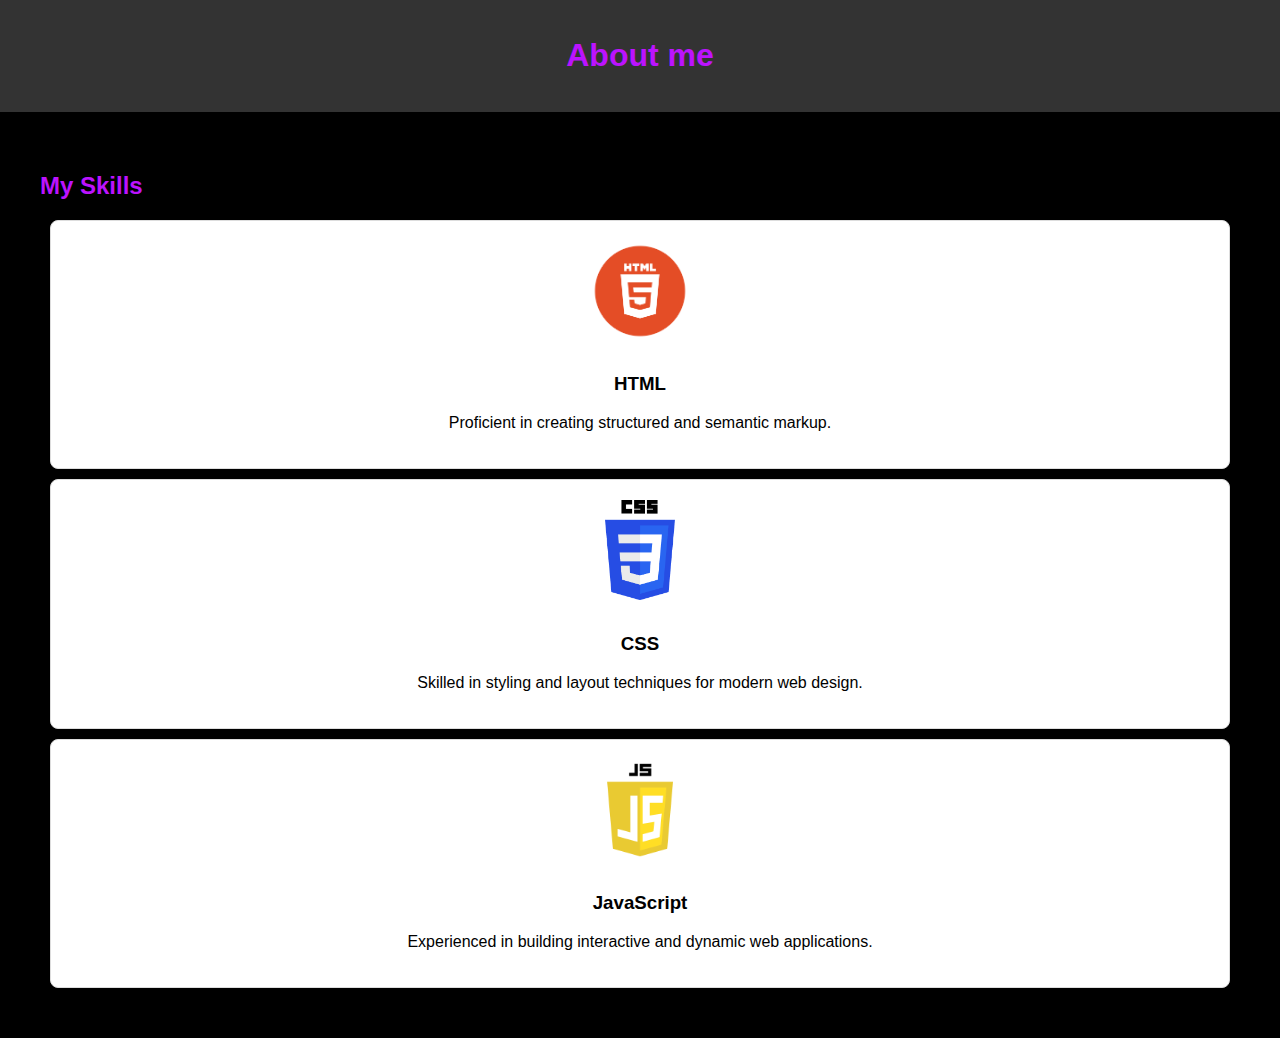
<file: Portfolio/about.html>
<!DOCTYPE html>
<html lang="en">

<head>
    <meta charset="UTF-8">
    <meta name="viewport" content="width=device-width, initial-scale=1.0">
    <title>My skills</title>
    <style>
        body {
            font-family: 'Arial', sans-serif;
            margin: 0;
            padding: 0;
            background-color: #000000;
        }

        header {
            background-color: #333;
            color: #fff;
            text-align: center;
            padding: 1em 0;
        }

        nav {
            background-color: #444;
            overflow: hidden;
        }

        nav a {
            float: left;
            display: block;
            color: white;
            text-align: center;
            padding: 14px 16px;
            text-decoration: none;
        }

        nav a:hover {
            background-color: #ddd;
            color: black;
        }

        section {
            padding: 20px;
            margin: 20px;
            background-color: black;
            border-radius: 8px;
            box-shadow: 0 4px 8px rgba(0, 0, 0, 0.1);
        }

        h1,
        h2 {
            color: #BC13FE;
        }

        .skill-card {
            border: 1px solid #ddd;
            border-radius: 8px;
            padding: 20px;
            margin: 10px;
            text-align: center;
            background-color: #fff;
        }

        .skill-card img {
            max-width: 100px;
            max-height: 100px;
            margin-bottom: 10px;
        }

        .skill-card:hover{
            background-color: #BC13FE;
        }
    </style>
</head>

<body>
    <header>
        <h1>About me</h1>
    </header>

    <section>
        <h2>My Skills</h2>

        <div class="skill-card">
            <img src="html.png" alt="HTML Icon">
            <h3>HTML</h3>
            <p>Proficient in creating structured and semantic markup.</p>
        </div>

        <div class="skill-card">
            <img src="css.png" alt="CSS Icon">
            <h3>CSS</h3>
            <p>Skilled in styling and layout techniques for modern web design.</p>
        </div>

        <div class="skill-card">
            <img src="js.png" alt="JavaScript Icon">
            <h3>JavaScript</h3>
            <p>Experienced in building interactive and dynamic web applications.</p>
        </div>

    </section>

</body>

</html>
</file>
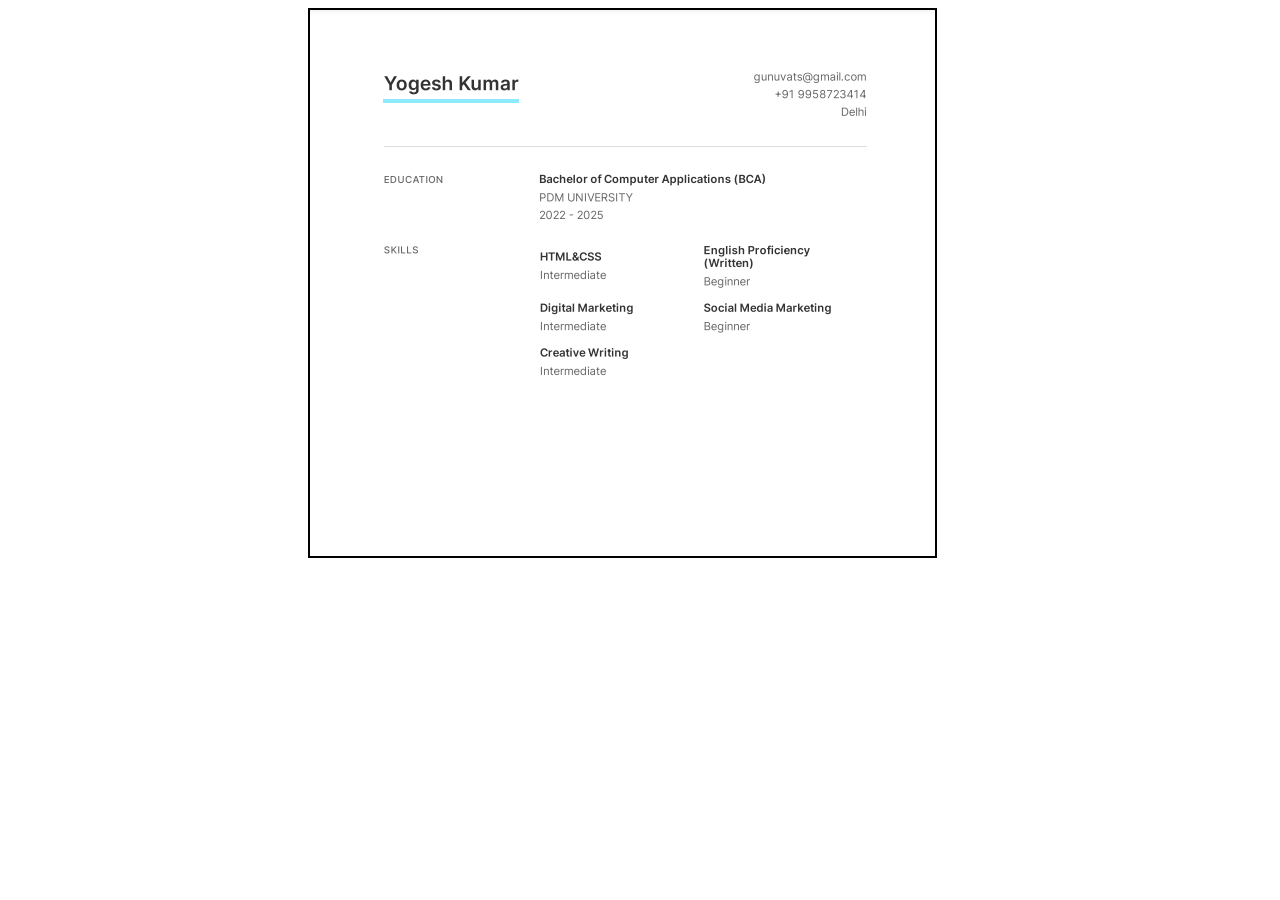
<file: Portfolio/CV.html>
<!DOCTYPE html>
<html lang="en">
<head>
    <meta charset="UTF-8">
    <meta name="viewport" content="width=device-width, initial-scale=1.0">
    <title>CV</title>
    <style>
        img{
            margin-left: 300px;
            border: 2px solid black;
        }
    </style>
</head>
<body>
    <img src="cv1.PNG" alt="">
</body>
</html>
</file>
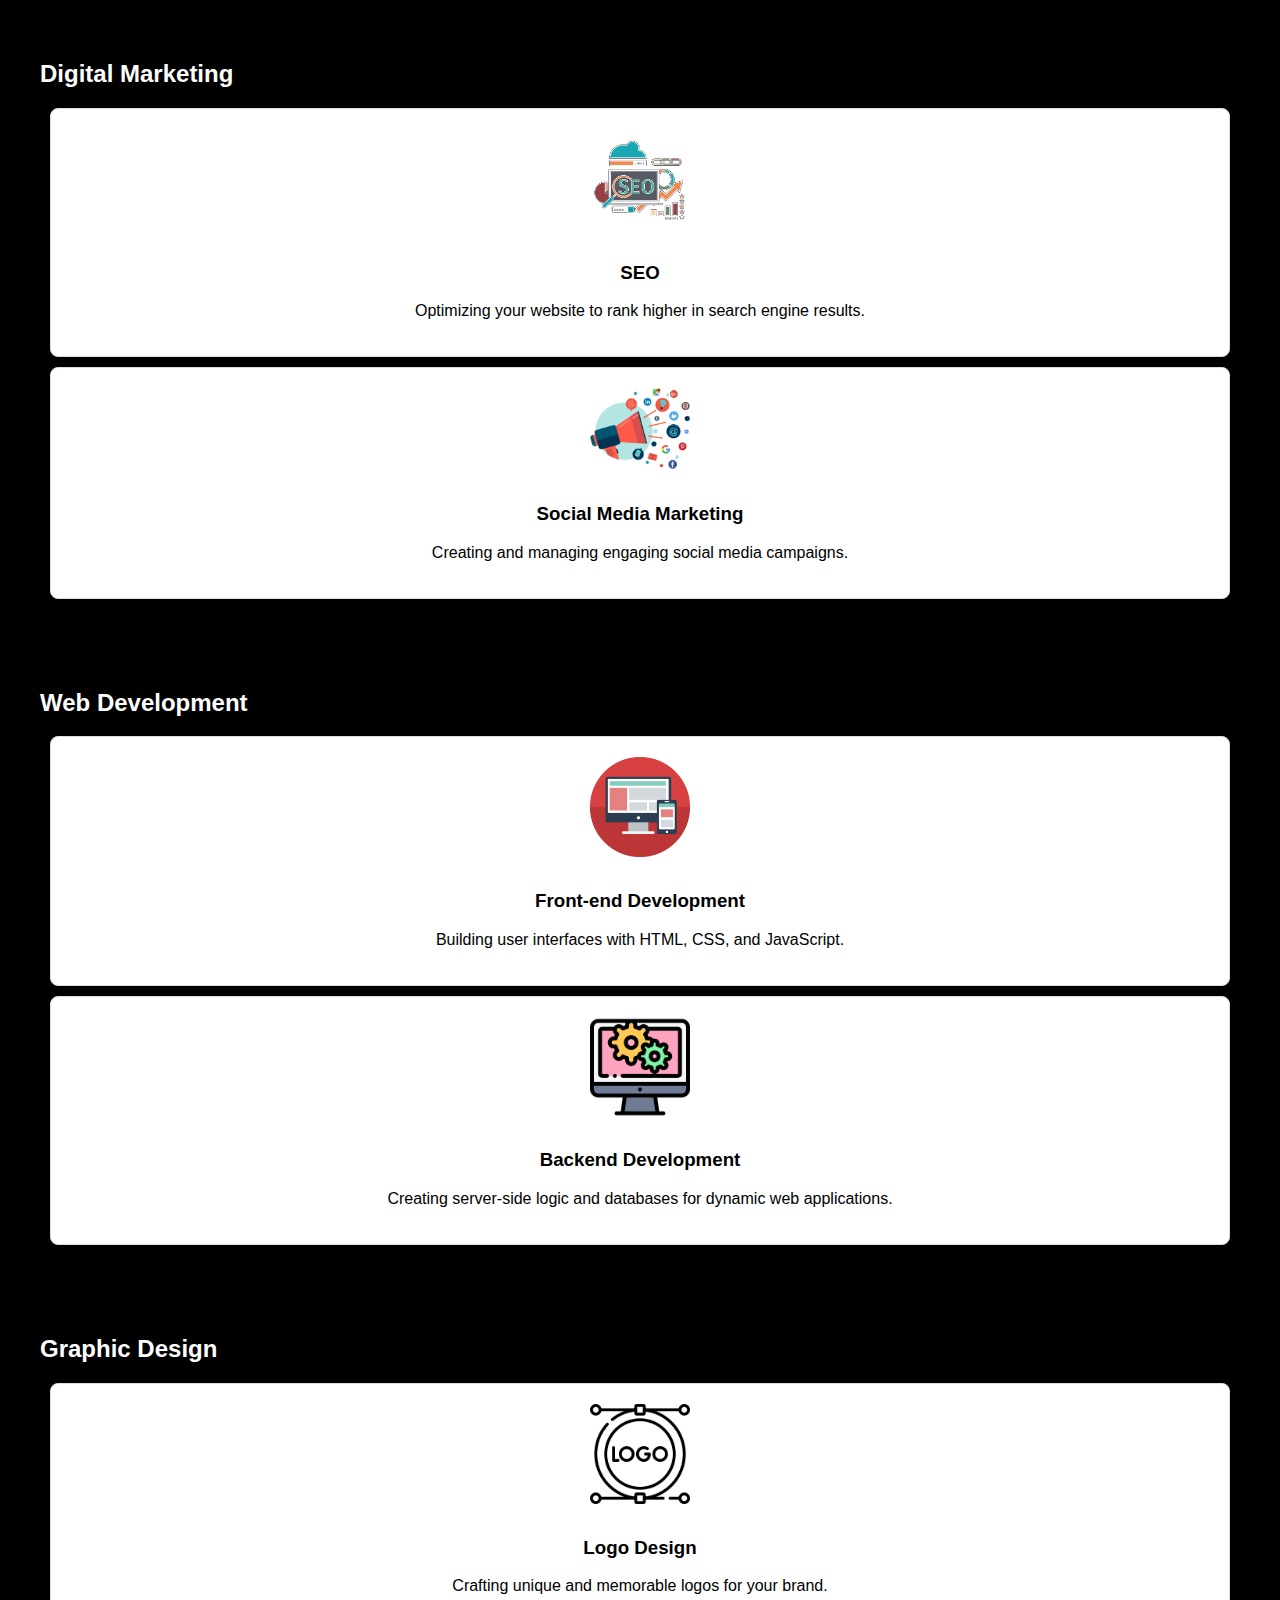
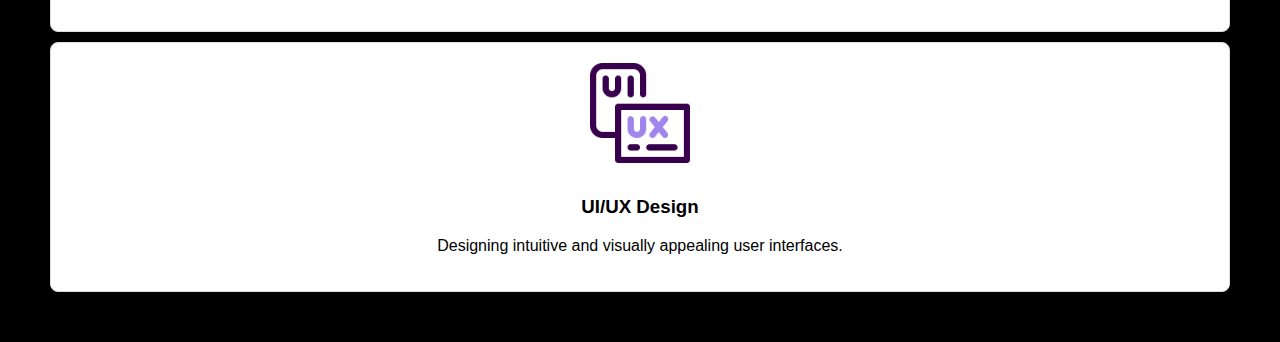
<file: Portfolio/services.html>
<!DOCTYPE html>
<html lang="en">

<head>
    <meta charset="UTF-8">
    <meta name="viewport" content="width=device-width, initial-scale=1.0">
    <title>Our Services</title>
    <style>
        body {
            font-family: 'Arial', sans-serif;
            margin: 0;
            padding: 0;
            background-color: #000000;
        }

        header {
            background-color: #333;
            color: #2e2929;
            text-align: center;
            padding: 1em 0;
        }

        nav {
            background-color: #444;
            overflow: hidden;
        }

        nav a {
            float: left;
            display: block;
            color: white;
            text-align: center;
            padding: 14px 16px;
            text-decoration: none;
        }

        nav a:hover {
            background-color: #ddd;
            color: black;
        }

        section {
            padding: 20px;
            margin: 20px;
            background-color: #fff;
            border-radius: 8px;
            box-shadow: 0 4px 8px rgba(0, 0, 0, 0.1);
        }

        h1,
        h2 {
            color: #333;
        }

        .service-card {
            border: 1px solid #ddd;
            border-radius: 8px;
            padding: 20px;
            margin: 10px;
            text-align: center;
            background-color: #fff;
        }

        .service-card img {
            max-width: 100px;
            max-height: 100px;
            margin-bottom: 10px;
        }

        h2 {
            color: white;
        }

        section {
            background-color: black;
        }
    </style>
</head>

<body>

    <section>
        <h2>Digital Marketing</h2>

        <div class="service-card">
            <img src="seo.png" alt="Digital Marketing Icon">
            <h3>SEO</h3>
            <p>Optimizing your website to rank higher in search engine results.</p>
        </div>

        <div class="service-card">
            <img src="digital.png" alt="Social Media Icon">
            <h3>Social Media Marketing</h3>
            <p>Creating and managing engaging social media campaigns.</p>
        </div>

    </section>

    <section>
        <h2>Web Development</h2>

        <div class="service-card">
            <img src="frontend.png" alt="Web Development Icon">
            <h3>Front-end Development</h3>
            <p>Building user interfaces with HTML, CSS, and JavaScript.</p>
        </div>

        <div class="service-card">
            <img src="backend.png" alt="Backend Development Icon">
            <h3>Backend Development</h3>
            <p>Creating server-side logic and databases for dynamic web applications.</p>
        </div>

    </section>

    <section>
        <h2>Graphic Design</h2>

        <div class="service-card">
            <img src="logodesign.png" alt="Graphic Design Icon">
            <h3>Logo Design</h3>
            <p>Crafting unique and memorable logos for your brand.</p>
        </div>

        <div class="service-card">
            <img src="ui.png" alt="UI/UX Design Icon">
            <h3>UI/UX Design</h3>
            <p>Designing intuitive and visually appealing user interfaces.</p>
        </div>

    </section>


</body>

</html>
</file>
